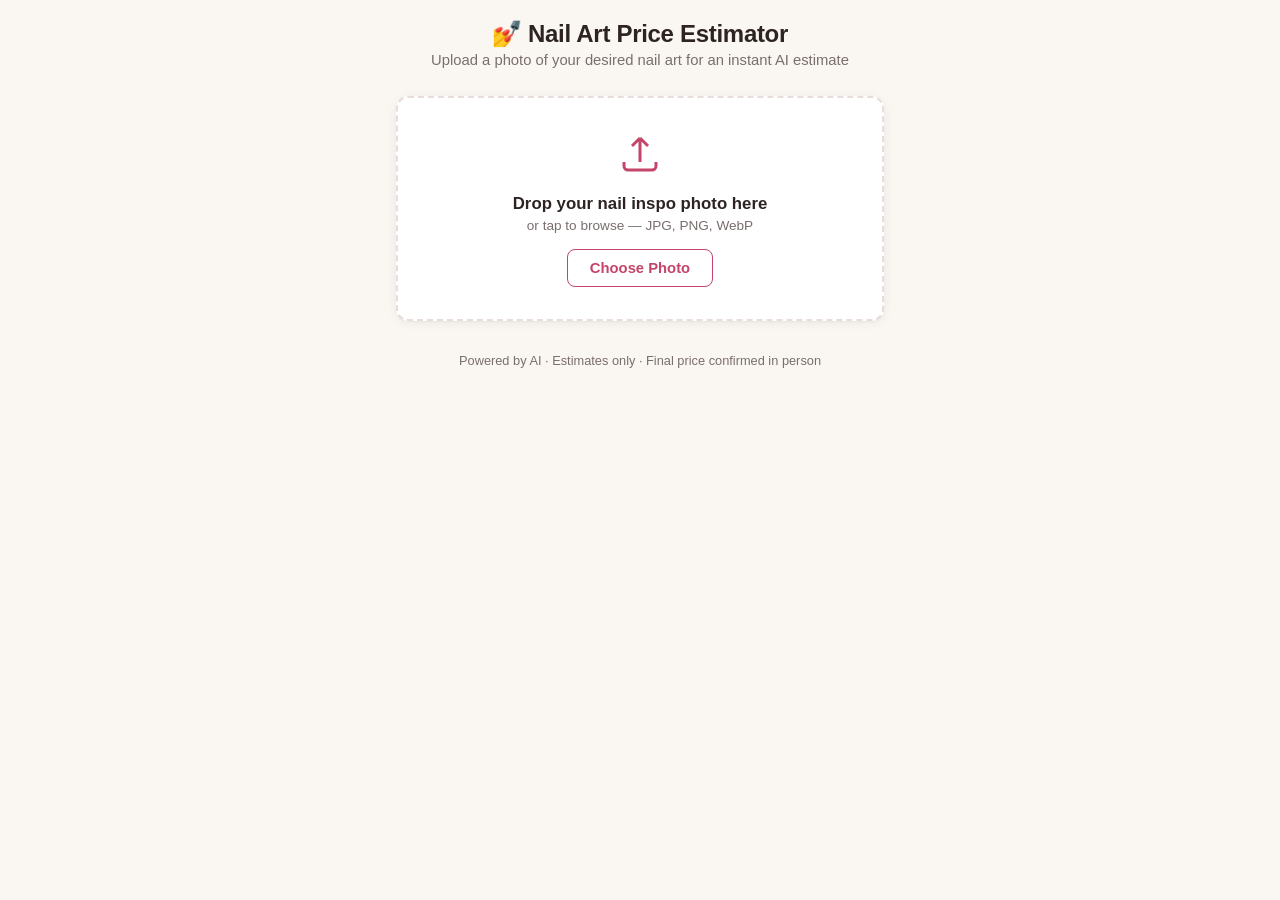
<file: templates/index.html>
<!DOCTYPE html>
<html lang="en">
<head>
  <meta charset="UTF-8">
  <meta name="viewport" content="width=device-width, initial-scale=1.0">
  <title>Nail Art Price Estimator</title>
  <link rel="stylesheet" href="/static/style.css">
</head>
<body>
  <div class="container">
    <header>
      <h1>💅 Nail Art Price Estimator</h1>
      <p class="subtitle">Upload a photo of your desired nail art for an instant AI estimate</p>
    </header>

    <main>
      <!-- Upload Section -->
      <section id="upload-section">
        <div class="upload-area" id="drop-zone">
          <input type="file" id="file-input" accept="image/*" capture="environment" hidden>
          <div class="upload-content">
            <svg class="upload-icon" viewBox="0 0 24 24" width="48" height="48" fill="none" stroke="currentColor" stroke-width="1.5">
              <path d="M12 16V4m0 0L8 8m4-4l4 4M4 16v2a2 2 0 002 2h12a2 2 0 002-2v-2"/>
            </svg>
            <p class="upload-text">Drop your nail inspo photo here</p>
            <p class="upload-hint">or tap to browse — JPG, PNG, WebP</p>
            <button class="btn btn-outline" id="browse-btn">Choose Photo</button>
          </div>
          <img id="preview" class="preview-img" alt="Preview" style="display:none">
          <button class="btn btn-primary analyze-btn" id="analyze-btn" style="display:none">Estimate Price</button>
          <button class="btn btn-outline reset-btn" id="reset-btn" style="display:none">Choose Different Photo</button>
        </div>
      </section>

      <!-- Loading -->
      <section id="loading-section" style="display:none">
        <div class="loading-card">
          <div class="spinner"></div>
          <p>Analyzing your nail art...</p>
          <p class="loading-sub">This takes just a few seconds</p>
        </div>
      </section>

      <!-- Results -->
      <section id="result-section" style="display:none">
        <div class="result-card" id="result-card">
          <div class="result-header">
            <span class="badge" id="result-badge"></span>
            <h2 id="result-price"></h2>
          </div>
          <div class="result-meta">
            <span id="result-complexity"></span>
          </div>
          <div class="result-details" id="result-details"></div>
          <div class="result-addons" id="result-addons" style="display:none">
            <h4>Add-ons Detected</h4>
            <ul id="addons-list"></ul>
          </div>
          <div class="result-notes" id="result-notes"></div>
          <div class="disclaimer">
            <svg width="16" height="16" viewBox="0 0 24 24" fill="none" stroke="currentColor" stroke-width="2">
              <circle cx="12" cy="12" r="10"/><line x1="12" y1="8" x2="12" y2="12"/><line x1="12" y1="16" x2="12.01" y2="16"/>
            </svg>
            <span id="disclaimer-text"></span>
          </div>
        </div>
        <button class="btn btn-outline new-estimate-btn" onclick="resetAll()">Get Another Estimate</button>
      </section>

      <!-- Error -->
      <section id="error-section" style="display:none">
        <div class="error-card">
          <h3 id="error-title"></h3>
          <p id="error-message"></p>
          <button class="btn btn-primary" onclick="resetAll()">Try Another Photo</button>
        </div>
      </section>
    </main>

    <footer>
      <p>Powered by AI · Estimates only · Final price confirmed in person</p>
    </footer>
  </div>

  <script src="/static/app.js"></script>
</body>
</html>
</file>
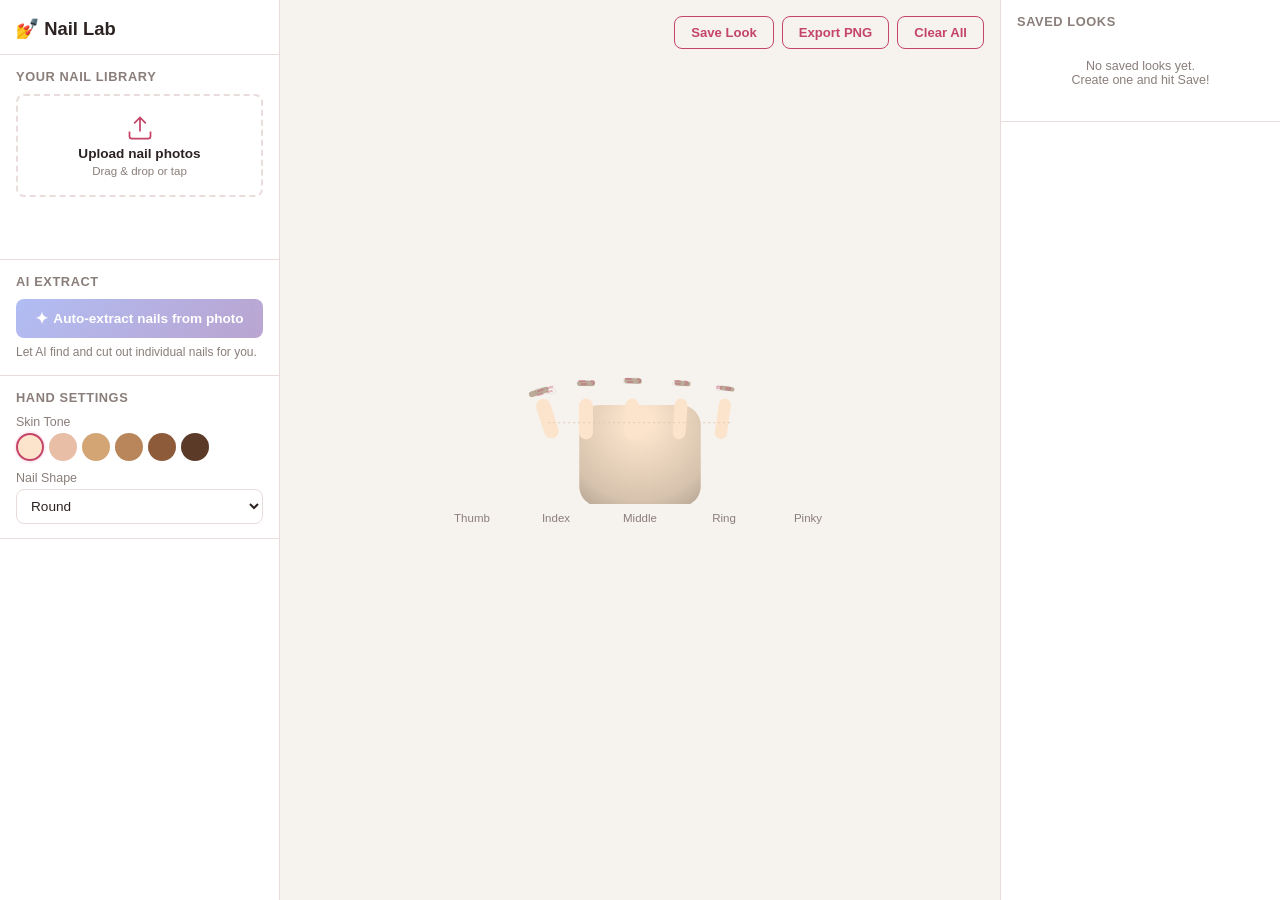
<file: templates/nail-lab.html>
<!DOCTYPE html>
<html lang="en">
<head>
  <meta charset="UTF-8">
  <meta name="viewport" content="width=device-width, initial-scale=1.0">
  <title>Nail Lab — Design Builder</title>
  <link rel="stylesheet" href="/static/nail-lab.css">
</head>
<body>

<div class="app">
  <!-- Sidebar -->
  <aside class="sidebar" id="sidebar">
    <div class="logo">💅 <span>Nail Lab</span></div>

    <div class="panel">
      <h3>Your Nail Library</h3>
      <div class="upload-box" id="upload-box">
        <input type="file" id="nail-upload" accept="image/*" hidden multiple>
        <svg viewBox="0 0 24 24" width="28" height="28" fill="none" stroke="currentColor" stroke-width="1.5">
          <path d="M21 15v4a2 2 0 01-2 2H5a2 2 0 01-2-2v-4m4-7l5-5 5 5m-5-5v12"/>
        </svg>
        <span>Upload nail photos</span>
        <small>Drag & drop or tap</small>
      </div>
      <div class="sticker-grid" id="sticker-grid"></div>
    </div>

    <div class="panel">
      <h3>AI Extract</h3>
      <button class="btn btn-ai" id="btn-extract" disabled>
        <span class="sparkle">✦</span> Auto-extract nails from photo
      </button>
      <p class="hint">Let AI find and cut out individual nails for you.</p>
    </div>

    <div class="panel">
      <h3>Hand Settings</h3>
      <label>Skin Tone</label>
      <div class="tone-picker" id="tone-picker">
        <button data-tone="#fce4cc" class="active" style="background:#fce4cc"></button>
        <button data-tone="#e8bea6" style="background:#e8bea6"></button>
        <button data-tone="#d4a574" style="background:#d4a574"></button>
        <button data-tone="#b8865a" style="background:#b8865a"></button>
        <button data-tone="#8d5a3a" style="background:#8d5a3a"></button>
        <button data-tone="#5c3a28" style="background:#5c3a28"></button>
      </div>

      <label>Nail Shape</label>
      <select id="nail-shape">
        <option value="square">Square</option>
        <option value="round" selected>Round</option>
        <option value="almond">Almond</option>
        <option value="stiletto">Stiletto</option>
        <option value="coffin">Coffin / Ballerina</option>
      </select>
    </div>
  </aside>

  <!-- Main Canvas -->
  <main class="canvas-area">
    <div class="toolbar">
      <button class="btn btn-outline" id="btn-save">Save Look</button>
      <button class="btn btn-outline" id="btn-export">Export PNG</button>
      <button class="btn btn-outline" id="btn-clear">Clear All</button>
    </div>

    <div class="hand-wrapper">
      <canvas id="hand-canvas"></canvas>
      <div class="drop-zones" id="drop-zones"></div>
    </div>

    <div class="finger-labels">
      <span>Thumb</span>
      <span>Index</span>
      <span>Middle</span>
      <span>Ring</span>
      <span>Pinky</span>
    </div>
  </main>

  <!-- Gallery Sidebar -->
  <aside class="sidebar-right" id="gallery-sidebar">
    <div class="panel">
      <h3>Saved Looks</h3>
      <div class="gallery-grid" id="gallery-grid">
        <p class="empty">No saved looks yet.<br>Create one and hit Save!</p>
      </div>
    </div>
  </aside>
</div>

<!-- Overlay for large image preview -->
<div class="overlay" id="overlay">
  <div class="overlay-content" id="overlay-content"></div>
</div>

<!-- Hidden clipboard canvas for AI extraction -->
<canvas id="extract-canvas" style="display:none"></canvas>

<script src="/static/nail-lab.js"></script>
</body>
</html>
</file>
<file: static/style.css>
/* Nail Salon Price Estimator — Styles */
:root {
  --bg: #faf7f2;
  --card-bg: #ffffff;
  --text: #2d2323;
  --text-muted: #7a6e6e;
  --accent: #c44569;
  --accent-hover: #a83755;
  --accent-light: #fdf0f4;
  --border: #e8dddb;
  --success: #2e7d5b;
  --warning: #c4841a;
  --radius: 12px;
  --shadow: 0 2px 12px rgba(0,0,0,.06), 0 1px 2px rgba(0,0,0,.04);
}

*, *::before, *::after { box-sizing: border-box; margin: 0; padding: 0; }

body {
  font-family: -apple-system, BlinkMacSystemFont, "Segoe UI", Roboto, "Helvetica Neue", Arial, sans-serif;
  background: var(--bg);
  color: var(--text);
  min-height: 100dvh;
  -webkit-font-smoothing: antialiased;
}

.container {
  max-width: 520px;
  margin: 0 auto;
  padding: 20px 16px 40px;
}

/* Header */
header {
  text-align: center;
  margin-bottom: 28px;
}

header h1 {
  font-size: 1.5rem;
  font-weight: 700;
  margin-bottom: 4px;
  letter-spacing: -0.3px;
}

.subtitle {
  color: var(--text-muted);
  font-size: 0.925rem;
}

/* Upload Area */
.upload-area {
  background: var(--card-bg);
  border: 2px dashed var(--border);
  border-radius: var(--radius);
  padding: 32px 20px;
  text-align: center;
  cursor: pointer;
  transition: border-color .2s, background .2s;
  box-shadow: var(--shadow);
}

.upload-area:hover, .upload-area.drag-over {
  border-color: var(--accent);
  background: var(--accent-light);
}

.upload-icon {
  color: var(--accent);
  margin-bottom: 12px;
}

.upload-text {
  font-weight: 600;
  font-size: 1.05rem;
  margin-bottom: 4px;
}

.upload-hint {
  color: var(--text-muted);
  font-size: 0.85rem;
  margin-bottom: 16px;
}

/* Buttons */
.btn {
  display: inline-flex;
  align-items: center;
  justify-content: center;
  gap: 6px;
  padding: 10px 22px;
  border-radius: 8px;
  font-size: 0.925rem;
  font-weight: 600;
  cursor: pointer;
  border: none;
  transition: background .15s, transform .1s;
}

.btn:active { transform: scale(.97); }

.btn-primary {
  background: var(--accent);
  color: #fff;
}

.btn-primary:hover { background: var(--accent-hover); }

.btn-outline {
  background: transparent;
  border: 1.5px solid var(--accent);
  color: var(--accent);
}

.btn-outline:hover { background: var(--accent-light); }

.btn:disabled {
  opacity: .55;
  cursor: not-allowed;
}

.analyze-btn { margin-top: 12px; width: 100%; }
.reset-btn { margin-top: 8px; width: 100%; }

/* Preview */
.preview-img {
  max-width: 100%;
  max-height: 300px;
  border-radius: 8px;
  margin: 12px auto 0;
  display: block;
}

/* Loading */
.loading-card {
  background: var(--card-bg);
  border-radius: var(--radius);
  padding: 40px 20px;
  text-align: center;
  box-shadow: var(--shadow);
}

.spinner {
  width: 40px;
  height: 40px;
  border: 3px solid var(--border);
  border-top-color: var(--accent);
  border-radius: 50%;
  animation: spin .7s linear infinite;
  margin: 0 auto 16px;
}

@keyframes spin { to { transform: rotate(360deg); } }

.loading-card p {
  font-weight: 600;
  margin-bottom: 4px;
}

.loading-sub {
  font-weight: 400 !important;
  color: var(--text-muted);
  font-size: .85rem;
}

/* Result Card */
.result-card {
  background: var(--card-bg);
  border-radius: var(--radius);
  padding: 24px 20px;
  box-shadow: var(--shadow);
}

.result-header {
  display: flex;
  align-items: center;
  justify-content: space-between;
  margin-bottom: 8px;
}

.badge {
  display: inline-block;
  padding: 4px 10px;
  border-radius: 20px;
  font-size: .75rem;
  font-weight: 700;
  text-transform: uppercase;
  letter-spacing: .3px;
}

.badge-level1 { background: #e8f5e9; color: #2e7d32; }
.badge-level2 { background: #fff3e0; color: #e65100; }
.badge-level3 { background: #fce4ec; color: #c62828; }
.badge-custom { background: #ede7f6; color: #4527a0; }

.result-header h2 {
  font-size: 1.75rem;
  font-weight: 800;
  color: var(--accent);
}

.result-meta {
  color: var(--text-muted);
  font-size: .875rem;
  margin-bottom: 16px;
  padding-bottom: 12px;
  border-bottom: 1px solid var(--border);
}

.result-details p {
  font-size: .9rem;
  margin-bottom: 6px;
  line-height: 1.5;
}

.result-addons {
  margin-top: 12px;
  padding-top: 12px;
  border-top: 1px solid var(--border);
}

.result-addons h4 {
  font-size: .85rem;
  font-weight: 700;
  margin-bottom: 6px;
}

.result-addons ul {
  list-style: none;
  padding: 0;
}

.result-addons li {
  font-size: .85rem;
  padding: 3px 0;
  color: var(--text-muted);
}

.result-addons li::before {
  content: "+ ";
  color: var(--accent);
  font-weight: 700;
}

.result-notes {
  margin-top: 14px;
  padding: 12px;
  background: #fffdf5;
  border: 1px solid #ffeeba;
  border-radius: 8px;
  font-size: .85rem;
  line-height: 1.5;
  color: #856404;
}

.capped-note {
  background: #fff3e0;
  border-color: #ffcc80;
  color: #e65100;
}

.custom-note {
  background: #fce4ec;
  border-color: #f48fb1;
  color: #c62828;
}

.disclaimer {
  margin-top: 16px;
  padding: 10px 12px;
  background: #f5f5f5;
  border-radius: 8px;
  font-size: .8rem;
  color: var(--text-muted);
  display: flex;
  align-items: flex-start;
  gap: 8px;
  line-height: 1.45;
}

.disclaimer svg {
  flex-shrink: 0;
  margin-top: 1px;
}

.new-estimate-btn {
  display: block;
  margin: 16px auto 0;
}

/* Error Card */
.error-card {
  background: var(--card-bg);
  border-radius: var(--radius);
  padding: 32px 20px;
  text-align: center;
  box-shadow: var(--shadow);
}

.error-card h3 {
  color: #c62828;
  margin-bottom: 8px;
}

.error-card p {
  color: var(--text-muted);
  margin-bottom: 20px;
  line-height: 1.5;
}

/* Footer */
footer {
  text-align: center;
  margin-top: 32px;
  color: var(--text-muted);
  font-size: .8rem;
}

/* Responsive */
@media (max-width: 400px) {
  .container { padding: 12px 10px 24px; }
  header h1 { font-size: 1.3rem; }
}
</file>
<file: static/nail-lab.css>
/* Nail Lab — Design Builder */
:root {
  --bg: #f6f2ee;
  --panel-bg: #fff;
  --text: #2d2323;
  --text-muted: #8a7e7a;
  --accent: #c44569;
  --accent-hover: #a83755;
  --accent-light: #fdf0f4;
  --border: #e8dddb;
  --shadow: 0 2px 12px rgba(0,0,0,.06);
  --radius: 12px;
  --radius-sm: 8px;
}

*, *::before, *::after { box-sizing: border-box; margin: 0; padding: 0; }

body {
  font-family: -apple-system, BlinkMacSystemFont, "Segoe UI", Roboto, "Helvetica Neue", Arial, sans-serif;
  background: var(--bg);
  color: var(--text);
  min-height: 100dvh;
  overflow: hidden;
  -webkit-font-smoothing: antialiased;
}

.app {
  display: flex;
  height: 100dvh;
  gap: 0;
}

/* ─── Sidebar ─── */
.sidebar, .sidebar-right {
  width: 280px;
  background: var(--panel-bg);
  overflow-y: auto;
  flex-shrink: 0;
  border-right: 1px solid var(--border);
  display: flex;
  flex-direction: column;
  gap: 0;
}
.sidebar-right {
  border-right: none;
  border-left: 1px solid var(--border);
}

.logo {
  padding: 18px 16px 14px;
  font-size: 1.15rem;
  font-weight: 700;
  border-bottom: 1px solid var(--border);
  position: sticky;
  top: 0;
  background: var(--panel-bg);
  z-index: 2;
}

.panel {
  padding: 14px 16px;
  border-bottom: 1px solid var(--border);
}

.panel h3 {
  font-size: .8rem;
  text-transform: uppercase;
  letter-spacing: .6px;
  color: var(--text-muted);
  margin-bottom: 10px;
}

.panel label {
  font-size: .78rem;
  color: var(--text-muted);
  display: block;
  margin: 10px 0 4px;
}

.panel select {
  width: 100%;
  padding: 8px 10px;
  border: 1.5px solid var(--border);
  border-radius: var(--radius-sm);
  font-size: .85rem;
  background: #fff;
  color: var(--text);
  cursor: pointer;
}

.hint {
  font-size: .75rem;
  color: var(--text-muted);
  margin-top: 6px;
  line-height: 1.4;
}

/* ─── Upload box ─── */
.upload-box {
  border: 2px dashed var(--border);
  border-radius: var(--radius-sm);
  padding: 18px 12px;
  text-align: center;
  cursor: pointer;
  transition: border-color .2s, background .2s;
  display: flex;
  flex-direction: column;
  align-items: center;
  gap: 4px;
}

.upload-box:hover, .upload-box.dragover {
  border-color: var(--accent);
  background: var(--accent-light);
}

.upload-box svg { color: var(--accent); }
.upload-box span { font-size: .85rem; font-weight: 600; }
.upload-box small { font-size: .72rem; color: var(--text-muted); }

/* ─── Sticker grid ─── */
.sticker-grid {
  display: grid;
  grid-template-columns: repeat(3, 1fr);
  gap: 6px;
  margin-top: 8px;
  min-height: 40px;
}

.sticker {
  aspect-ratio: 3/4;
  border-radius: 6px;
  overflow: hidden;
  cursor: grab;
  position: relative;
  border: 2px solid var(--border);
  transition: transform .15s, border-color .15s;
  background: #f5f5f5;
}

.sticker:hover { transform: scale(1.05); border-color: var(--accent); }
.sticker:active { cursor: grabbing; }

.sticker img {
  width: 100%;
  height: 100%;
  object-fit: cover;
}

.sticker .delete-sticker {
  position: absolute;
  top: 2px;
  right: 2px;
  width: 18px;
  height: 18px;
  border-radius: 50%;
  background: rgba(0,0,0,.55);
  color: #fff;
  border: none;
  font-size: 10px;
  line-height: 18px;
  cursor: pointer;
  opacity: 0;
  transition: opacity .15s;
}

.sticker:hover .delete-sticker { opacity: 1; }

/* ─── Buttons ─── */
.btn {
  display: inline-flex;
  align-items: center;
  justify-content: center;
  gap: 5px;
  padding: 8px 16px;
  border-radius: var(--radius-sm);
  font-size: .82rem;
  font-weight: 600;
  cursor: pointer;
  border: none;
  transition: background .15s;
  white-space: nowrap;
}

.btn-outline {
  background: transparent;
  border: 1.5px solid var(--accent);
  color: var(--accent);
}

.btn-outline:hover { background: var(--accent-light); }

.btn-ai {
  background: linear-gradient(135deg, #667eea, #764ba2);
  color: #fff;
  width: 100%;
  padding: 10px 14px;
  font-size: .85rem;
}

.btn-ai:disabled {
  opacity: .5;
  cursor: not-allowed;
}

.btn-ai .sparkle { font-size: 1rem; }

/* ─── Main canvas area ─── */
.canvas-area {
  flex: 1;
  display: flex;
  flex-direction: column;
  align-items: center;
  justify-content: center;
  position: relative;
  overflow: hidden;
}

.toolbar {
  position: absolute;
  top: 16px;
  right: 16px;
  display: flex;
  gap: 8px;
  z-index: 5;
}

.hand-wrapper {
  position: relative;
  display: inline-block;
}

#hand-canvas {
  display: block;
  max-height: 75vh;
  max-width: 90vw;
}

.drop-zones {
  position: absolute;
  top: 0;
  left: 0;
  width: 100%;
  height: 100%;
  pointer-events: none;
}

.drop-zone {
  position: absolute;
  border: 2px dashed rgba(196, 69, 105, .35);
  border-radius: 12px;
  transition: background .15s, border-color .15s;
  pointer-events: auto;
}

.drop-zone.hover {
  background: rgba(196, 69, 105, .12);
  border-color: var(--accent);
  border-style: solid;
}

.drop-zone.filled::after {
  content: "";
  position: absolute;
  inset: 0;
  border-radius: 12px;
  background-size: cover;
  background-position: center;
}

.finger-labels {
  display: flex;
  justify-content: space-around;
  width: 100%;
  max-width: 420px;
  margin-top: 8px;
}

.finger-labels span {
  font-size: .72rem;
  color: var(--text-muted);
  text-align: center;
  flex: 1;
}

/* ─── Gallery ─── */
.gallery-grid {
  display: grid;
  grid-template-columns: repeat(2, 1fr);
  gap: 6px;
}

.gallery-item {
  aspect-ratio: 3/4;
  border-radius: 6px;
  overflow: hidden;
  cursor: pointer;
  border: 2px solid transparent;
  transition: border-color .15s;
  background: #f5f5f5;
  position: relative;
}

.gallery-item:hover { border-color: var(--accent); }
.gallery-item img { width: 100%; height: 100%; object-fit: cover; }

.gallery-item .delete-saved {
  position: absolute;
  top: 2px;
  right: 2px;
  width: 18px;
  height: 18px;
  border-radius: 50%;
  background: rgba(0,0,0,.55);
  color: #fff;
  border: none;
  font-size: 10px;
  line-height: 18px;
  cursor: pointer;
  opacity: 0;
  transition: opacity .15s;
  z-index: 2;
}

.gallery-item:hover .delete-saved { opacity: 1; }

.empty {
  grid-column: span 2;
  font-size: .78rem;
  color: var(--text-muted);
  text-align: center;
  padding: 20px 8px;
}

/* ─── Tone picker ─── */
.tone-picker {
  display: flex;
  gap: 5px;
}

.tone-picker button {
  width: 28px;
  height: 28px;
  border-radius: 50%;
  border: 2px solid transparent;
  cursor: pointer;
  transition: border-color .15s, transform .15s;
}

.tone-picker button:hover { transform: scale(1.15); }
.tone-picker button.active {
  border-color: var(--accent);
  box-shadow: 0 0 0 2px var(--accent-light);
}

/* ─── Overlay ─── */
.overlay {
  display: none;
  position: fixed;
  inset: 0;
  background: rgba(0,0,0,.7);
  z-index: 100;
  align-items: center;
  justify-content: center;
}

.overlay.show { display: flex; }

.overlay-content {
  background: #fff;
  border-radius: var(--radius);
  padding: 24px;
  max-width: 90vw;
  max-height: 90vh;
  overflow: auto;
  text-align: center;
}

.overlay-content img {
  max-width: 100%;
  max-height: 70vh;
  border-radius: 8px;
  box-shadow: var(--shadow);
}

.overlay-content .close-overlay {
  display: block;
  margin: 12px auto 0;
  padding: 8px 24px;
}

/* ─── Responsive ─── */
@media (max-width: 900px) {
  .app { flex-direction: column; }
  .sidebar, .sidebar-right {
    width: 100%;
    max-height: 35vh;
    border-right: none;
    border-bottom: 1px solid var(--border);
  }
  .sidebar-right { border-left: none; border-top: 1px solid var(--border); }
  .canvas-area { height: 45vh; }
  .sticker-grid { grid-template-columns: repeat(4, 1fr); }
}
</file>
